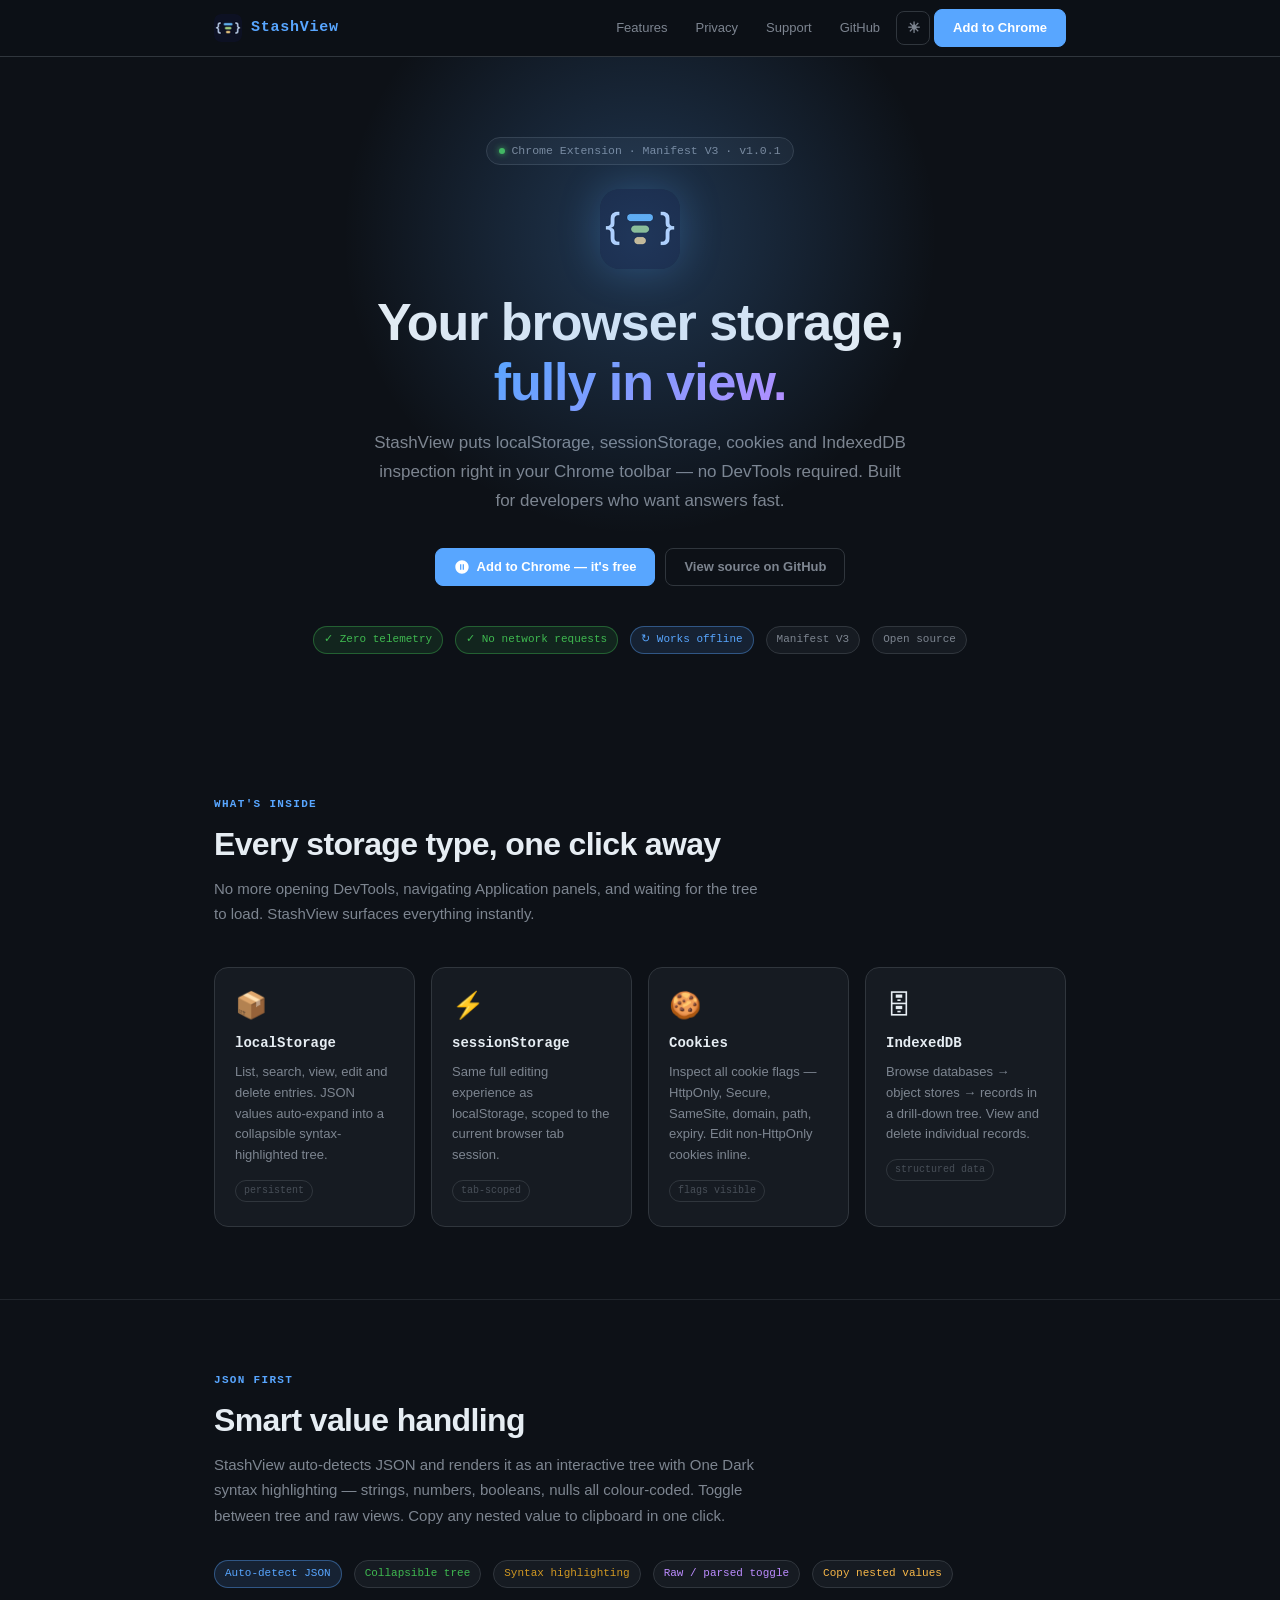
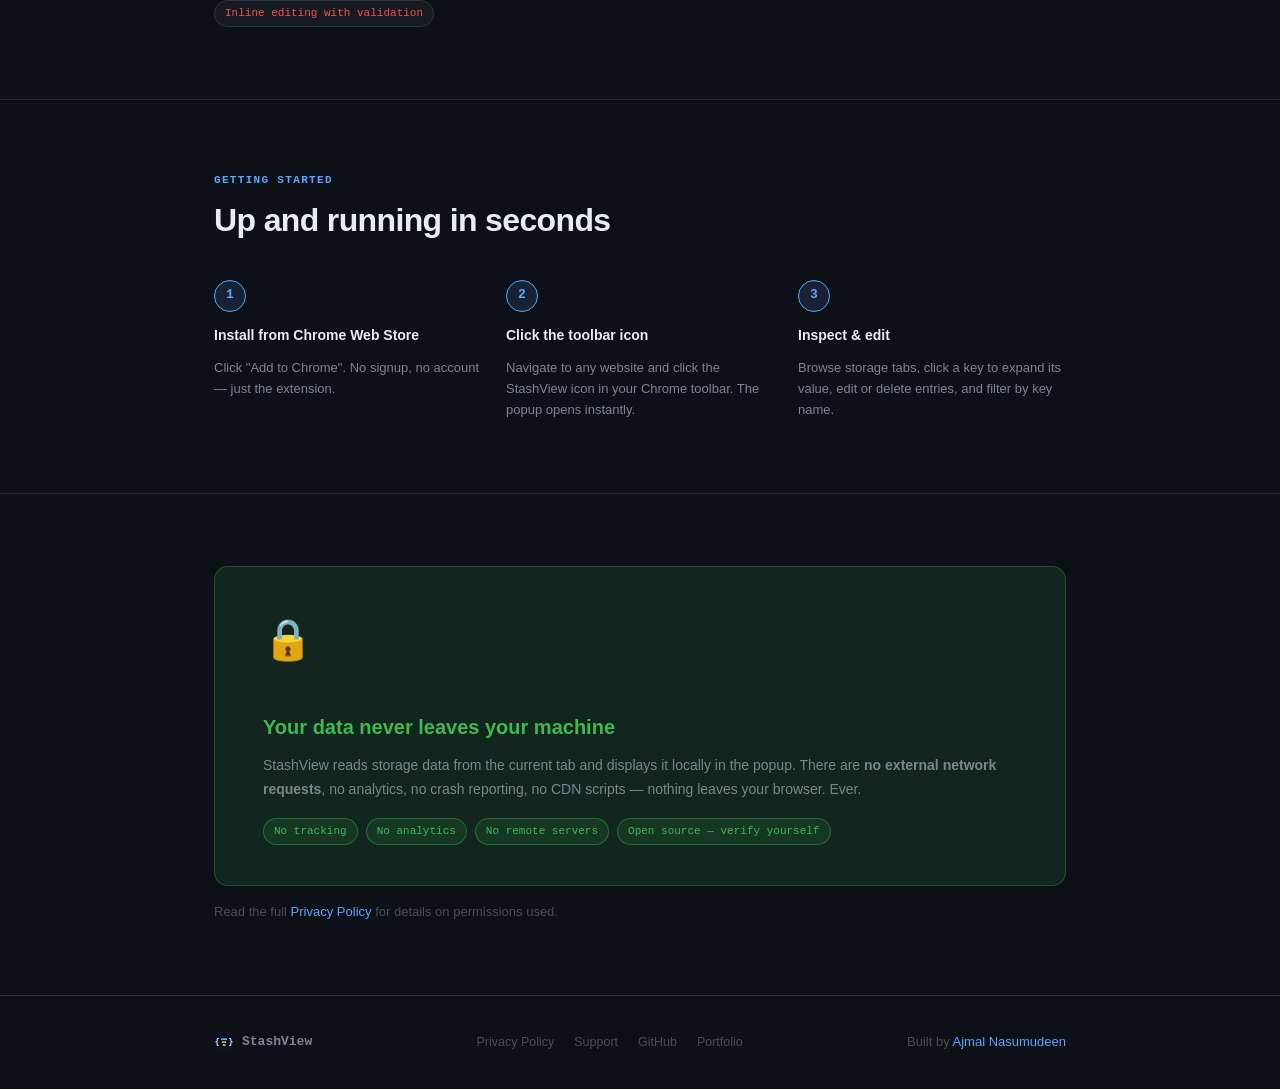
<file: www/index.html>
<!DOCTYPE html>
<html lang="en" data-theme="dark">
<head>
  <meta charset="utf-8">
  <meta name="viewport" content="width=device-width, initial-scale=1">
  <title>StashView — Developer Storage Inspector for Chrome</title>
  <meta name="description" content="Inspect, edit and delete localStorage, sessionStorage, cookies and IndexedDB right from your Chrome toolbar. Zero telemetry. 100% local.">
  <link rel="icon" type="image/svg+xml" href="assets/icons/icon.svg">
  <link rel="icon" type="image/png" sizes="128x128" href="assets/icons/icon128.png">
  <link rel="icon" type="image/png" sizes="48x48" href="assets/icons/icon48.png">
  <link rel="icon" type="image/png" sizes="32x32" href="assets/icons/icon32.png">
  <link rel="icon" type="image/png" sizes="16x16" href="assets/icons/icon16.png">
  <link rel="stylesheet" href="assets/styles.css">
</head>
<body>

<!-- ── Nav ──────────────────────────────────────────────────── -->
<nav class="nav">
  <div class="container nav__inner">
    <a class="nav__brand" href="/">
      <img class="nav__logo nav__logo--dark"  src="assets/icons/icon32.png"       alt="StashView">
      <img class="nav__logo nav__logo--light" src="assets/icons/icon32-light.png" alt="StashView">
      <span class="nav__name">StashView</span>
    </a>
    <div class="nav__links">
      <a class="nav__link hide-sm" href="#features">Features</a>
      <a class="nav__link hide-sm" href="#privacy">Privacy</a>
      <a class="nav__link hide-sm" href="support/">Support</a>
      <a class="nav__link hide-sm" href="https://github.com/stormdotcom" target="_blank" rel="noopener">GitHub</a>
      <button class="btn btn--icon" id="theme-toggle" aria-label="Toggle theme" title="Toggle theme">
        <span class="ti-dark">☀</span>
        <span class="ti-light" style="display:none">☾</span>
      </button>
      <a class="btn btn--primary" href="https://chromewebstore.google.com/detail/adtrace/gibmkoaaeigdlnlkddfbelokmahjhlfj" target="_blank" rel="noopener">
        Add to Chrome
      </a>
    </div>
  </div>
</nav>

<!-- ── Hero ─────────────────────────────────────────────────── -->
<section class="hero">
  <div class="container">
    <div class="hero__eyebrow">
      <span class="hero__eyebrow-dot"></span>
      Chrome Extension · Manifest V3 · v1.0.1
    </div>

    <img class="hero__icon hero__icon--dark"  src="assets/icons/icon128.png"       alt="">
    <img class="hero__icon hero__icon--light" src="assets/icons/icon128-light.png" alt="">

    <h1 class="hero__title">
      Your browser storage,<br>
      <span>fully in view.</span>
    </h1>
    <p class="hero__sub">
      StashView puts localStorage, sessionStorage, cookies and IndexedDB
      inspection right in your Chrome toolbar — no DevTools required.
      Built for developers who want answers fast.
    </p>
    <div class="hero__actions">
      <a class="btn btn--primary" href="https://chromewebstore.google.com/detail/adtrace/gibmkoaaeigdlnlkddfbelokmahjhlfj" target="_blank" rel="noopener">
        <svg width="16" height="16" viewBox="0 0 24 24" fill="currentColor">
          <path d="M12 2C6.48 2 2 6.48 2 12s4.48 10 10 10 10-4.48 10-10S17.52 2 12 2zm-1 14H9V8h2v8zm4 0h-2V8h2v8z"/>
        </svg>
        Add to Chrome — it's free
      </a>
      <a class="btn btn--ghost" href="https://github.com/stormdotcom" target="_blank" rel="noopener">
        View source on GitHub
      </a>
    </div>
    <div class="hero__badges">
      <span class="badge badge--green">✓ Zero telemetry</span>
      <span class="badge badge--green">✓ No network requests</span>
      <span class="badge badge--blue">↻ Works offline</span>
      <span class="badge">Manifest V3</span>
      <span class="badge">Open source</span>
    </div>
  </div>
</section>

<!-- ── Features ─────────────────────────────────────────────── -->
<section class="section" id="features">
  <div class="container">
    <p class="section__label">What's inside</p>
    <h2 class="section__title">Every storage type, one click away</h2>
    <p class="section__sub">
      No more opening DevTools, navigating Application panels, and waiting for
      the tree to load. StashView surfaces everything instantly.
    </p>

    <div class="features-grid">
      <div class="feature-card">
        <div class="feature-card__icon">📦</div>
        <div class="feature-card__title">localStorage</div>
        <p class="feature-card__desc">
          List, search, view, edit and delete entries. JSON values auto-expand
          into a collapsible syntax-highlighted tree.
        </p>
        <span class="feature-card__tag">persistent</span>
      </div>

      <div class="feature-card">
        <div class="feature-card__icon">⚡</div>
        <div class="feature-card__title">sessionStorage</div>
        <p class="feature-card__desc">
          Same full editing experience as localStorage, scoped to the current
          browser tab session.
        </p>
        <span class="feature-card__tag">tab-scoped</span>
      </div>

      <div class="feature-card">
        <div class="feature-card__icon">🍪</div>
        <div class="feature-card__title">Cookies</div>
        <p class="feature-card__desc">
          Inspect all cookie flags — HttpOnly, Secure, SameSite, domain, path,
          expiry. Edit non-HttpOnly cookies inline.
        </p>
        <span class="feature-card__tag">flags visible</span>
      </div>

      <div class="feature-card">
        <div class="feature-card__icon">🗄</div>
        <div class="feature-card__title">IndexedDB</div>
        <p class="feature-card__desc">
          Browse databases → object stores → records in a drill-down tree.
          View and delete individual records.
        </p>
        <span class="feature-card__tag">structured data</span>
      </div>
    </div>
  </div>
</section>

<!-- ── JSON ──────────────────────────────────────────────────── -->
<section class="section">
  <div class="container">
    <p class="section__label">JSON first</p>
    <h2 class="section__title">Smart value handling</h2>
    <p class="section__sub">
      StashView auto-detects JSON and renders it as an interactive tree with
      One Dark syntax highlighting — strings, numbers, booleans, nulls all
      colour-coded. Toggle between tree and raw views. Copy any nested value
      to clipboard in one click.
    </p>
    <div style="margin-top:32px; display:flex; gap:12px; flex-wrap:wrap;">
      <span class="badge badge--blue">Auto-detect JSON</span>
      <span class="badge" style="color:var(--success)">Collapsible tree</span>
      <span class="badge" style="color:var(--warning)">Syntax highlighting</span>
      <span class="badge" style="color:var(--purple)">Raw / parsed toggle</span>
      <span class="badge" style="color:var(--orange)">Copy nested values</span>
      <span class="badge" style="color:var(--danger)">Inline editing with validation</span>
    </div>
  </div>
</section>

<!-- ── How it works ──────────────────────────────────────────── -->
<section class="section">
  <div class="container">
    <p class="section__label">Getting started</p>
    <h2 class="section__title">Up and running in seconds</h2>

    <div class="steps">
      <div class="step">
        <div class="step__num">1</div>
        <div class="step__title">Install from Chrome Web Store</div>
        <p class="step__desc">Click "Add to Chrome". No signup, no account — just the extension.</p>
      </div>
      <div class="step">
        <div class="step__num">2</div>
        <div class="step__title">Click the toolbar icon</div>
        <p class="step__desc">
          Navigate to any website and click the StashView icon in your Chrome
          toolbar. The popup opens instantly.
        </p>
      </div>
      <div class="step">
        <div class="step__num">3</div>
        <div class="step__title">Inspect &amp; edit</div>
        <p class="step__desc">
          Browse storage tabs, click a key to expand its value, edit or delete
          entries, and filter by key name.
        </p>
      </div>
    </div>
  </div>
</section>

<!-- ── Privacy callout ───────────────────────────────────────── -->
<section class="section" id="privacy">
  <div class="container">
    <div class="privacy-callout">
      <div class="privacy-callout__icon">🔒</div>
      <div>
        <h3 class="privacy-callout__title">Your data never leaves your machine</h3>
        <p class="privacy-callout__body">
          StashView reads storage data from the current tab and displays it
          locally in the popup. There are <strong>no external network
          requests</strong>, no analytics, no crash reporting, no CDN scripts —
          nothing leaves your browser. Ever.
        </p>
        <div class="privacy-callout__pills">
          <span class="badge badge--green">No tracking</span>
          <span class="badge badge--green">No analytics</span>
          <span class="badge badge--green">No remote servers</span>
          <span class="badge badge--green">Open source — verify yourself</span>
        </div>
      </div>
    </div>
    <p style="margin-top:16px; font-size:13px; color:var(--text-dimmer)">
      Read the full <a href="privacy/">Privacy Policy</a> for details on permissions used.
    </p>
  </div>
</section>

<!-- ── Footer ───────────────────────────────────────────────── -->
<footer class="footer">
  <div class="container footer__inner">
    <div class="footer__brand">
      <img class="footer__logo" src="assets/icons/icon32.png" alt="">
      StashView
    </div>
    <div class="footer__links">
      <a href="privacy/">Privacy Policy</a>
      <a href="support/">Support</a>
      <a href="https://github.com/stormdotcom" target="_blank" rel="noopener">GitHub</a>
      <a href="https://ajmalnasumudeen.in" target="_blank" rel="noopener">Portfolio</a>
    </div>
    <span>Built by <a href="https://ajmalnasumudeen.in" target="_blank" rel="noopener">Ajmal Nasumudeen</a></span>
  </div>
</footer>

<script>
  const toggle = document.getElementById('theme-toggle');
  const dark  = toggle.querySelector('.ti-dark');
  const light = toggle.querySelector('.ti-light');
  let theme = localStorage.getItem('sv-theme') || 'dark';

  function apply(t) {
    document.documentElement.dataset.theme = t;
    dark.style.display  = t === 'dark'  ? 'inline' : 'none';
    light.style.display = t === 'light' ? 'inline' : 'none';
    localStorage.setItem('sv-theme', t);
    theme = t;
  }
  apply(theme);
  toggle.addEventListener('click', () => apply(theme === 'dark' ? 'light' : 'dark'));
</script>

</body>
</html>
</file>
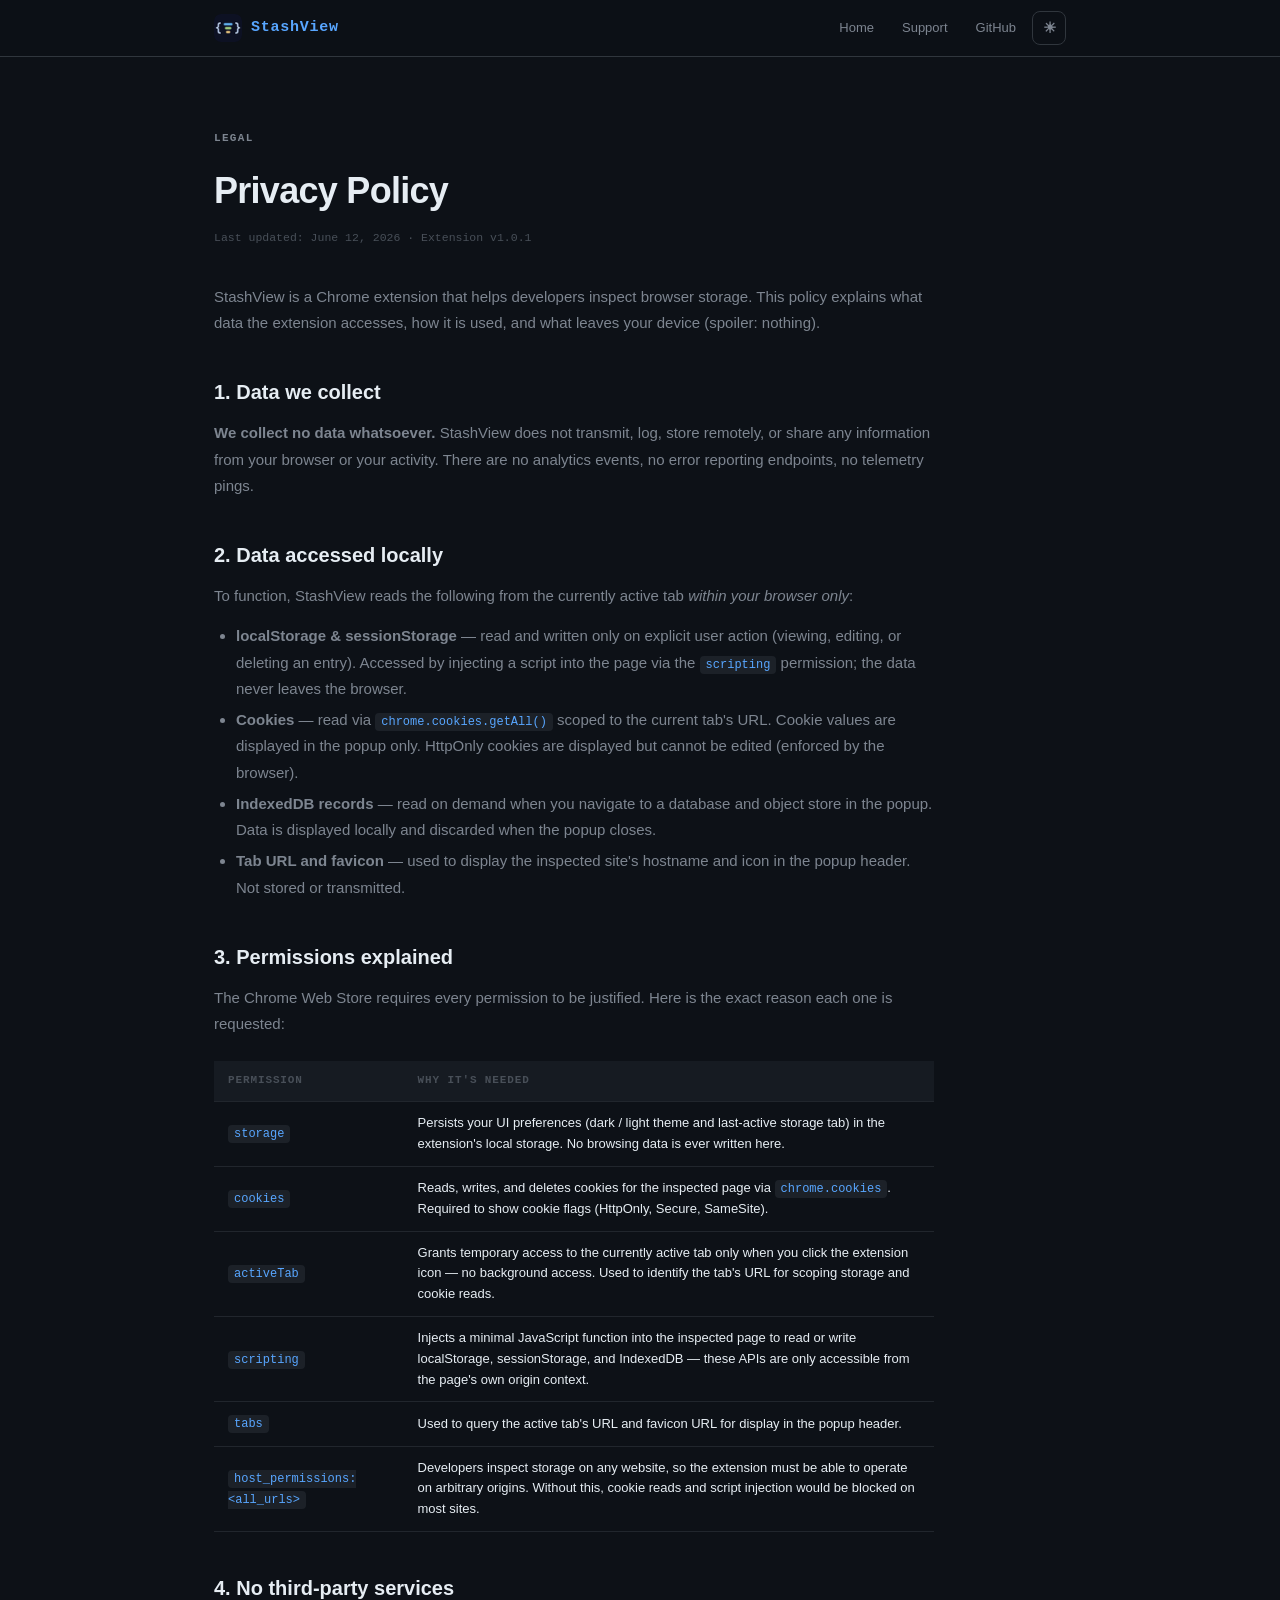
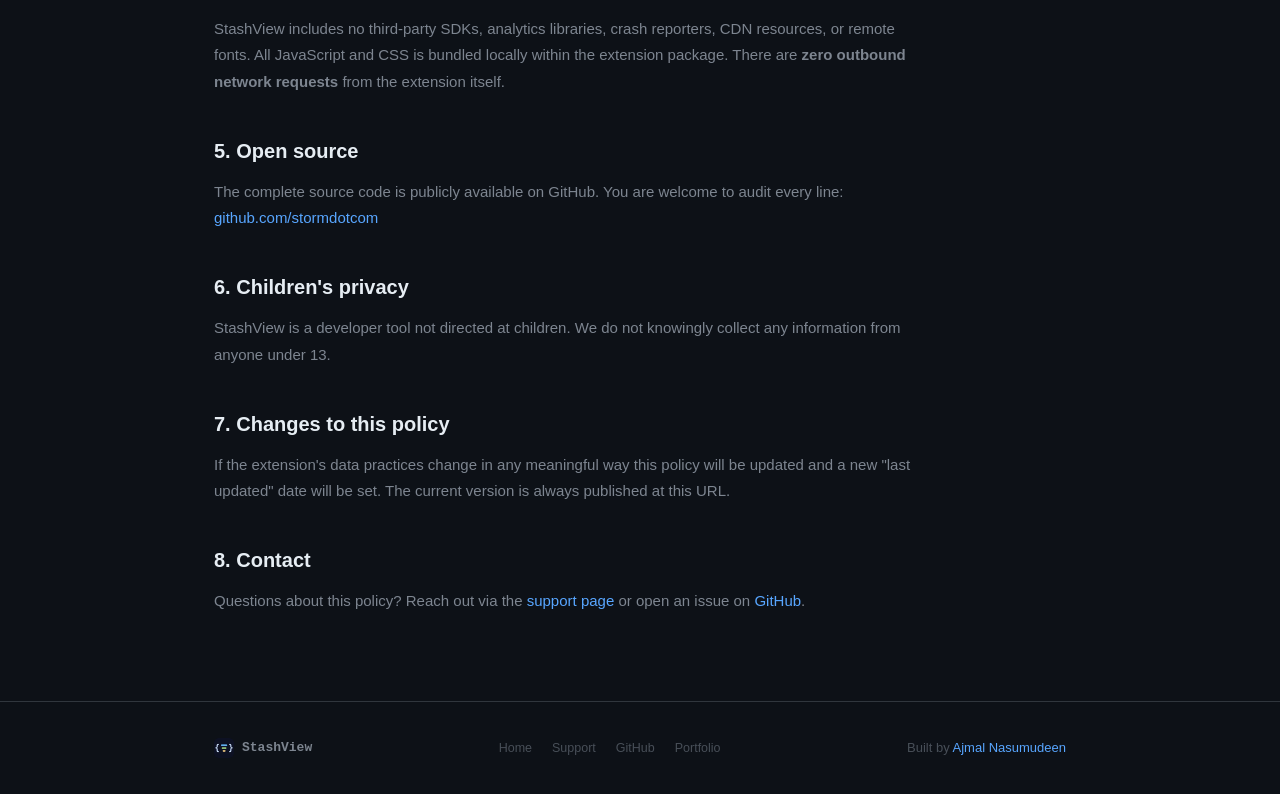
<file: www/privacy/index.html>
<!DOCTYPE html>
<html lang="en" data-theme="dark">
<head>
  <meta charset="utf-8">
  <meta name="viewport" content="width=device-width, initial-scale=1">
  <title>Privacy Policy — StashView</title>
  <meta name="description" content="StashView Privacy Policy. No data collection. No telemetry. Everything stays on your device.">
  <link rel="icon" type="image/svg+xml" href="../assets/icons/icon.svg">
  <link rel="icon" type="image/png" sizes="128x128" href="../assets/icons/icon128.png">
  <link rel="icon" type="image/png" sizes="32x32" href="../assets/icons/icon32.png">
  <link rel="icon" type="image/png" sizes="16x16" href="../assets/icons/icon16.png">
  <link rel="stylesheet" href="../assets/styles.css">
</head>
<body>

<nav class="nav">
  <div class="container nav__inner">
    <a class="nav__brand" href="/">
      <img class="nav__logo nav__logo--dark"  src="../assets/icons/icon32.png"       alt="StashView">
      <img class="nav__logo nav__logo--light" src="../assets/icons/icon32-light.png" alt="StashView">
      <span class="nav__name">StashView</span>
    </a>
    <div class="nav__links">
      <a class="nav__link" href="/">Home</a>
      <a class="nav__link" href="../support/">Support</a>
      <a class="nav__link hide-sm" href="https://github.com/stormdotcom" target="_blank" rel="noopener">GitHub</a>
      <button class="btn btn--icon" id="theme-toggle" aria-label="Toggle theme">
        <span class="ti-dark">☀</span>
        <span class="ti-light" style="display:none">☾</span>
      </button>
    </div>
  </div>
</nav>

<main class="section">
  <div class="container">
    <div class="prose">

      <p class="section__label">Legal</p>
      <h1>Privacy Policy</h1>
      <p class="last-updated">Last updated: June 12, 2026 · Extension v1.0.1</p>

      <p>
        StashView is a Chrome extension that helps developers inspect browser
        storage. This policy explains what data the extension accesses, how it
        is used, and what leaves your device (spoiler: nothing).
      </p>

      <h2>1. Data we collect</h2>
      <p>
        <strong>We collect no data whatsoever.</strong> StashView does not
        transmit, log, store remotely, or share any information from your
        browser or your activity. There are no analytics events, no error
        reporting endpoints, no telemetry pings.
      </p>

      <h2>2. Data accessed locally</h2>
      <p>
        To function, StashView reads the following from the currently active
        tab <em>within your browser only</em>:
      </p>
      <ul>
        <li>
          <strong>localStorage &amp; sessionStorage</strong> — read and written
          only on explicit user action (viewing, editing, or deleting an entry).
          Accessed by injecting a script into the page via the
          <code>scripting</code> permission; the data never leaves the browser.
        </li>
        <li>
          <strong>Cookies</strong> — read via <code>chrome.cookies.getAll()</code>
          scoped to the current tab's URL. Cookie values are displayed in the
          popup only. HttpOnly cookies are displayed but cannot be edited
          (enforced by the browser).
        </li>
        <li>
          <strong>IndexedDB records</strong> — read on demand when you navigate
          to a database and object store in the popup. Data is displayed locally
          and discarded when the popup closes.
        </li>
        <li>
          <strong>Tab URL and favicon</strong> — used to display the inspected
          site's hostname and icon in the popup header. Not stored or transmitted.
        </li>
      </ul>

      <h2>3. Permissions explained</h2>
      <p>
        The Chrome Web Store requires every permission to be justified. Here is
        the exact reason each one is requested:
      </p>

      <table class="perm-table">
        <thead>
          <tr>
            <th>Permission</th>
            <th>Why it's needed</th>
          </tr>
        </thead>
        <tbody>
          <tr>
            <td><code>storage</code></td>
            <td>Persists your UI preferences (dark / light theme and last-active storage tab) in the extension's local storage. No browsing data is ever written here.</td>
          </tr>
          <tr>
            <td><code>cookies</code></td>
            <td>Reads, writes, and deletes cookies for the inspected page via <code>chrome.cookies</code>. Required to show cookie flags (HttpOnly, Secure, SameSite).</td>
          </tr>
          <tr>
            <td><code>activeTab</code></td>
            <td>Grants temporary access to the currently active tab only when you click the extension icon — no background access. Used to identify the tab's URL for scoping storage and cookie reads.</td>
          </tr>
          <tr>
            <td><code>scripting</code></td>
            <td>Injects a minimal JavaScript function into the inspected page to read or write localStorage, sessionStorage, and IndexedDB — these APIs are only accessible from the page's own origin context.</td>
          </tr>
          <tr>
            <td><code>tabs</code></td>
            <td>Used to query the active tab's URL and favicon URL for display in the popup header.</td>
          </tr>
          <tr>
            <td><code>host_permissions: &lt;all_urls&gt;</code></td>
            <td>Developers inspect storage on any website, so the extension must be able to operate on arbitrary origins. Without this, cookie reads and script injection would be blocked on most sites.</td>
          </tr>
        </tbody>
      </table>

      <h2>4. No third-party services</h2>
      <p>
        StashView includes no third-party SDKs, analytics libraries, crash
        reporters, CDN resources, or remote fonts. All JavaScript and CSS is
        bundled locally within the extension package. There are <strong>zero
        outbound network requests</strong> from the extension itself.
      </p>

      <h2>5. Open source</h2>
      <p>
        The complete source code is publicly available on GitHub. You are
        welcome to audit every line:
        <a href="https://github.com/stormdotcom" target="_blank" rel="noopener">github.com/stormdotcom</a>
      </p>

      <h2>6. Children's privacy</h2>
      <p>
        StashView is a developer tool not directed at children. We do not
        knowingly collect any information from anyone under 13.
      </p>

      <h2>7. Changes to this policy</h2>
      <p>
        If the extension's data practices change in any meaningful way this
        policy will be updated and a new "last updated" date will be set. The
        current version is always published at this URL.
      </p>

      <h2>8. Contact</h2>
      <p>
        Questions about this policy? Reach out via the
        <a href="../support/">support page</a> or open an issue on
        <a href="https://github.com/stormdotcom" target="_blank" rel="noopener">GitHub</a>.
      </p>

    </div>
  </div>
</main>

<footer class="footer">
  <div class="container footer__inner">
    <div class="footer__brand">
      <img class="footer__logo" src="../assets/icons/icon32.png" alt="">
      StashView
    </div>
    <div class="footer__links">
      <a href="/">Home</a>
      <a href="../support/">Support</a>
      <a href="https://github.com/stormdotcom" target="_blank" rel="noopener">GitHub</a>
      <a href="https://ajmalnasumudeen.in" target="_blank" rel="noopener">Portfolio</a>
    </div>
    <span>Built by <a href="https://ajmalnasumudeen.in" target="_blank" rel="noopener">Ajmal Nasumudeen</a></span>
  </div>
</footer>

<script>
  const toggle = document.getElementById('theme-toggle');
  const dark  = toggle.querySelector('.ti-dark');
  const light = toggle.querySelector('.ti-light');
  let theme = localStorage.getItem('sv-theme') || 'dark';
  function apply(t) {
    document.documentElement.dataset.theme = t;
    dark.style.display  = t === 'dark'  ? 'inline' : 'none';
    light.style.display = t === 'light' ? 'inline' : 'none';
    localStorage.setItem('sv-theme', t);
    theme = t;
  }
  apply(theme);
  toggle.addEventListener('click', () => apply(theme === 'dark' ? 'light' : 'dark'));
</script>

</body>
</html>
</file>
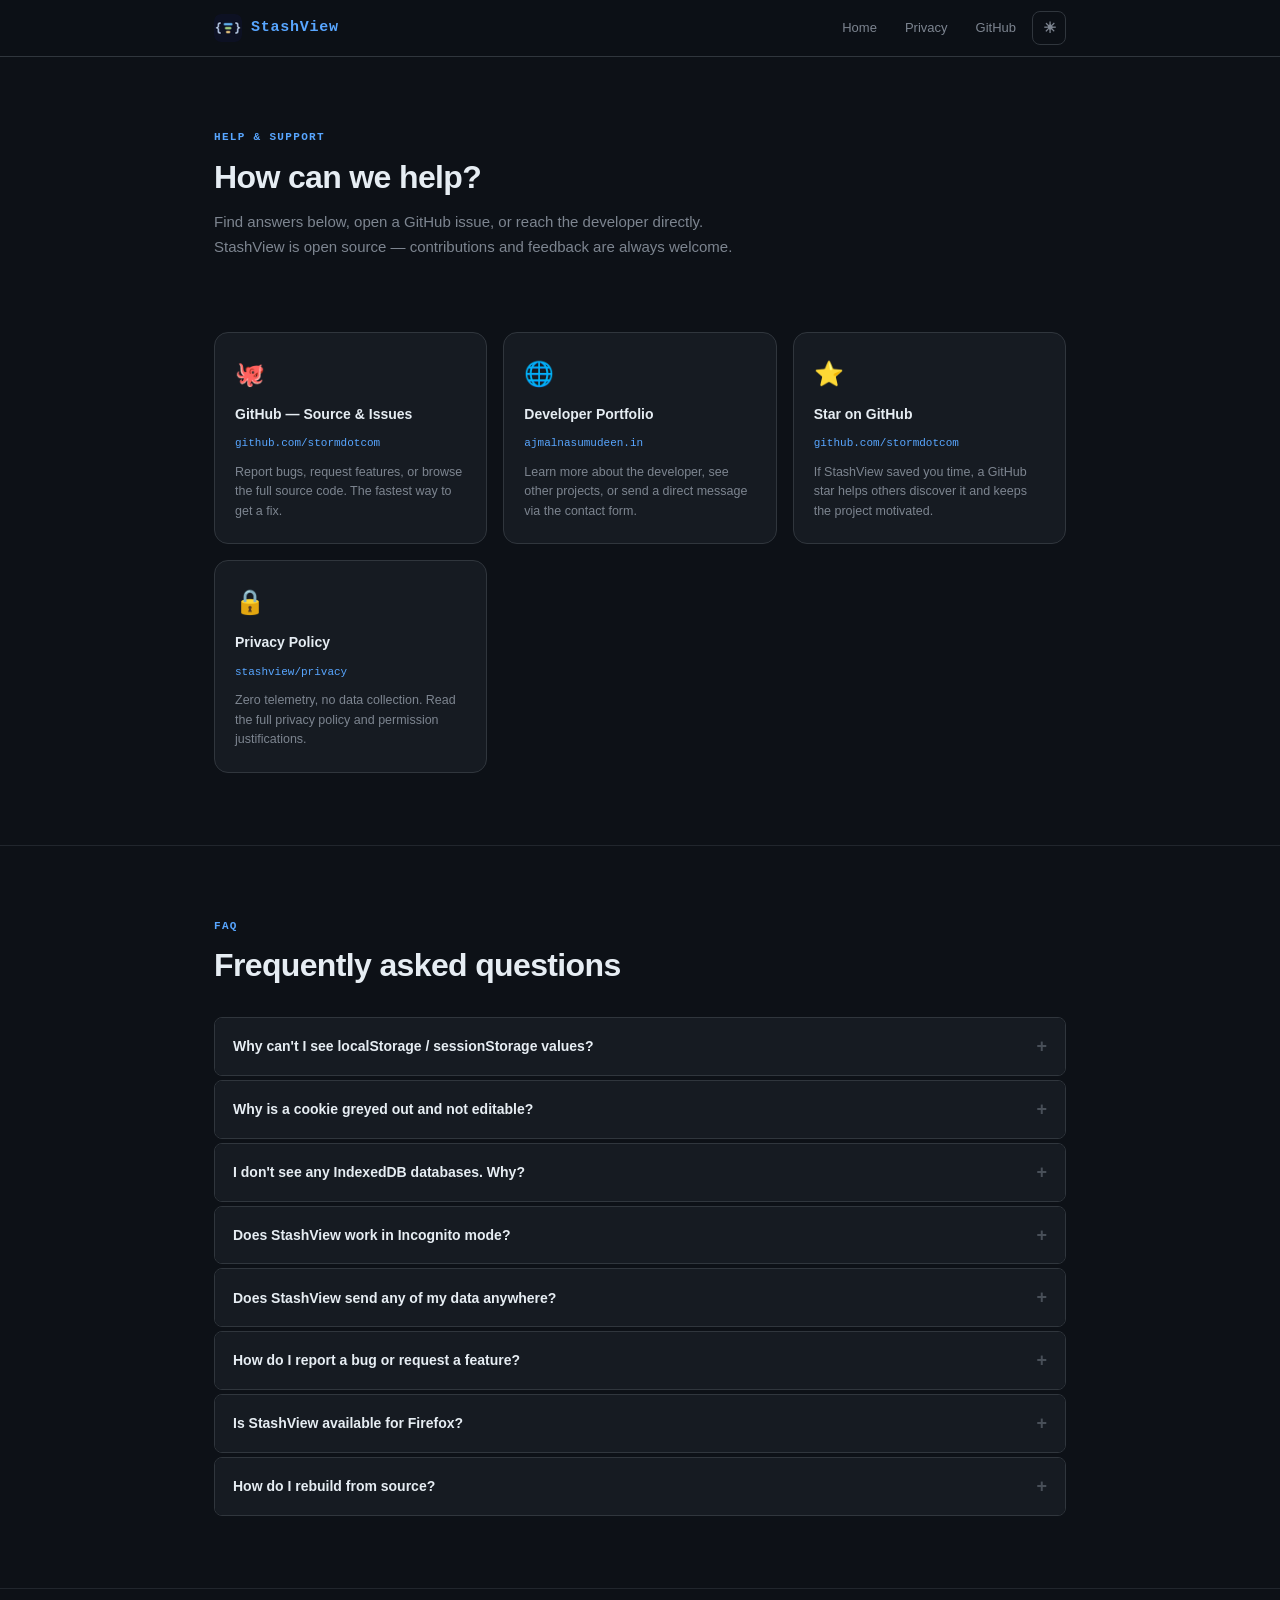
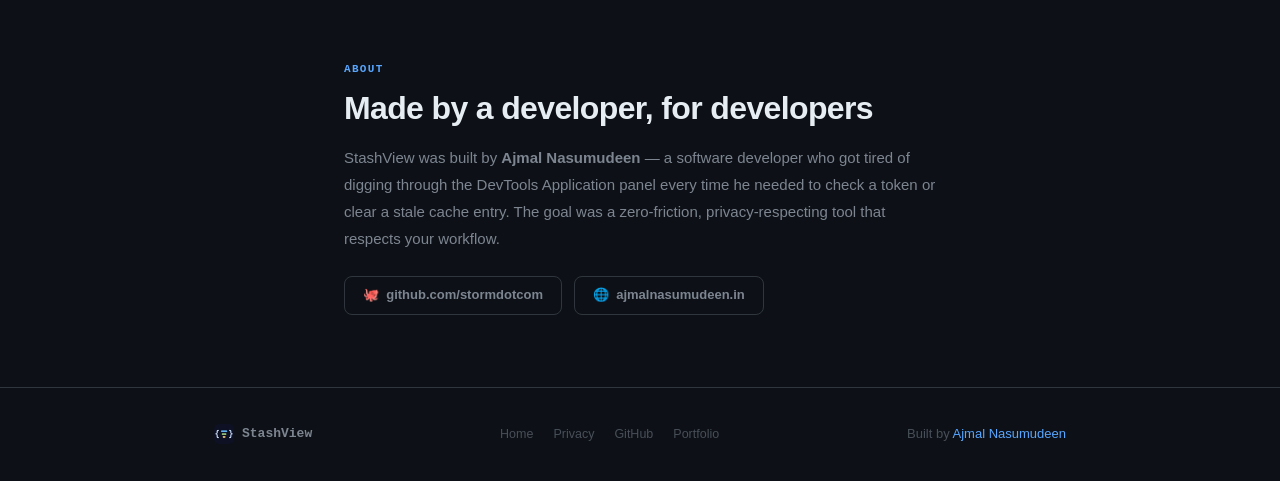
<file: www/support/index.html>
<!DOCTYPE html>
<html lang="en" data-theme="dark">
<head>
  <meta charset="utf-8">
  <meta name="viewport" content="width=device-width, initial-scale=1">
  <title>Support — StashView</title>
  <meta name="description" content="Get help with StashView. Browse FAQs, report bugs on GitHub, or reach out to the developer.">
  <link rel="icon" type="image/svg+xml" href="../assets/icons/icon.svg">
  <link rel="icon" type="image/png" sizes="128x128" href="../assets/icons/icon128.png">
  <link rel="icon" type="image/png" sizes="32x32" href="../assets/icons/icon32.png">
  <link rel="icon" type="image/png" sizes="16x16" href="../assets/icons/icon16.png">
  <link rel="stylesheet" href="../assets/styles.css">
</head>
<body>

<nav class="nav">
  <div class="container nav__inner">
    <a class="nav__brand" href="/">
      <img class="nav__logo nav__logo--dark"  src="../assets/icons/icon32.png"       alt="StashView">
      <img class="nav__logo nav__logo--light" src="../assets/icons/icon32-light.png" alt="StashView">
      <span class="nav__name">StashView</span>
    </a>
    <div class="nav__links">
      <a class="nav__link" href="/">Home</a>
      <a class="nav__link" href="../privacy/">Privacy</a>
      <a class="nav__link hide-sm" href="https://github.com/stormdotcom" target="_blank" rel="noopener">GitHub</a>
      <button class="btn btn--icon" id="theme-toggle" aria-label="Toggle theme">
        <span class="ti-dark">☀</span>
        <span class="ti-light" style="display:none">☾</span>
      </button>
    </div>
  </div>
</nav>

<!-- ── Hero ─────────────────────────────────────────────────── -->
<section class="section" style="padding-bottom: 40px">
  <div class="container">
    <p class="section__label">Help &amp; Support</p>
    <h1 class="section__title">How can we help?</h1>
    <p class="section__sub">
      Find answers below, open a GitHub issue, or reach the developer directly.
      StashView is open source — contributions and feedback are always welcome.
    </p>
  </div>
</section>

<!-- ── Contact cards ─────────────────────────────────────────── -->
<section class="section" style="padding-top:0; border-top:none">
  <div class="container">
    <div class="contact-grid">

      <a class="contact-card" href="https://github.com/stormdotcom" target="_blank" rel="noopener">
        <div class="contact-card__icon">🐙</div>
        <div class="contact-card__title">GitHub — Source &amp; Issues</div>
        <div class="contact-card__url">github.com/stormdotcom</div>
        <p class="contact-card__desc">
          Report bugs, request features, or browse the full source code.
          The fastest way to get a fix.
        </p>
      </a>

      <a class="contact-card" href="https://ajmalnasumudeen.in" target="_blank" rel="noopener">
        <div class="contact-card__icon">🌐</div>
        <div class="contact-card__title">Developer Portfolio</div>
        <div class="contact-card__url">ajmalnasumudeen.in</div>
        <p class="contact-card__desc">
          Learn more about the developer, see other projects, or send a
          direct message via the contact form.
        </p>
      </a>

      <a class="contact-card" href="https://github.com/stormdotcom" target="_blank" rel="noopener">
        <div class="contact-card__icon">⭐</div>
        <div class="contact-card__title">Star on GitHub</div>
        <div class="contact-card__url">github.com/stormdotcom</div>
        <p class="contact-card__desc">
          If StashView saved you time, a GitHub star helps others discover it
          and keeps the project motivated.
        </p>
      </a>

      <a class="contact-card" href="../privacy/">
        <div class="contact-card__icon">🔒</div>
        <div class="contact-card__title">Privacy Policy</div>
        <div class="contact-card__url">stashview/privacy</div>
        <p class="contact-card__desc">
          Zero telemetry, no data collection. Read the full privacy policy
          and permission justifications.
        </p>
      </a>

    </div>
  </div>
</section>

<!-- ── FAQ ───────────────────────────────────────────────────── -->
<section class="section">
  <div class="container">
    <p class="section__label">FAQ</p>
    <h2 class="section__title">Frequently asked questions</h2>

    <div class="faq">

      <details class="faq-item">
        <summary>Why can't I see localStorage / sessionStorage values?</summary>
        <div class="faq-item__body">
          StashView injects a script into the active tab to read storage.
          This requires the page to be a regular HTTP/HTTPS page — it will
          not work on <code>chrome://</code>, <code>chrome-extension://</code>,
          or the Chrome Web Store (<code>chromewebstore.google.com</code>) due
          to browser security restrictions. Try it on any normal website.
        </div>
      </details>

      <details class="faq-item">
        <summary>Why is a cookie greyed out and not editable?</summary>
        <div class="faq-item__body">
          Cookies flagged as <strong>HttpOnly</strong> cannot be read or written
          by JavaScript — this is an intentional browser security feature.
          StashView shows these cookies but correctly disables editing to
          respect the flag. This behaviour cannot be overridden.
        </div>
      </details>

      <details class="faq-item">
        <summary>I don't see any IndexedDB databases. Why?</summary>
        <div class="faq-item__body">
          <code>indexedDB.databases()</code> is the API used to list databases.
          Some older browser versions don't support it. Also, databases created
          in incognito windows are not accessible from a regular popup. Make
          sure you're on a standard tab and that the site actually uses
          IndexedDB.
        </div>
      </details>

      <details class="faq-item">
        <summary>Does StashView work in Incognito mode?</summary>
        <div class="faq-item__body">
          By default Chrome extensions do not run in Incognito. You can
          enable it manually: go to <code>chrome://extensions</code>, find
          StashView, click <em>Details</em>, and enable
          <em>Allow in Incognito</em>. Note that storage in Incognito is
          isolated and cleared when the window closes.
        </div>
      </details>

      <details class="faq-item">
        <summary>Does StashView send any of my data anywhere?</summary>
        <div class="faq-item__body">
          No. StashView contains zero network calls. There are no analytics,
          no telemetry, no CDN resources, no remote servers of any kind.
          Everything runs locally inside your browser. The full source is
          on <a href="https://github.com/stormdotcom" target="_blank" rel="noopener">GitHub</a>
          so you can verify this yourself.
        </div>
      </details>

      <details class="faq-item">
        <summary>How do I report a bug or request a feature?</summary>
        <div class="faq-item__body">
          Open an issue on GitHub at
          <a href="https://github.com/stormdotcom" target="_blank" rel="noopener">github.com/stormdotcom</a>.
          Please include the Chrome version, the website URL (if reproducible),
          and a description of what you expected vs. what happened.
        </div>
      </details>

      <details class="faq-item">
        <summary>Is StashView available for Firefox?</summary>
        <div class="faq-item__body">
          A Firefox build is included in the source repository and the build
          script generates a <code>stashview-firefox-v*.zip</code> file.
          Firefox AMO submission is planned. In the meantime you can load it
          as a temporary add-on via <code>about:debugging</code>.
        </div>
      </details>

      <details class="faq-item">
        <summary>How do I rebuild from source?</summary>
        <div class="faq-item__body">
          Clone the repository, install the <code>sass</code> CLI
          (<code>npm i -g sass</code>), then run:
          <br><br>
          <code>python build.py --target chrome</code>
          <br><br>
          Load the <code>dist/chrome/</code> folder as an unpacked extension
          via <code>chrome://extensions</code> with Developer Mode on.
          Full instructions are in the README.
        </div>
      </details>

    </div>
  </div>
</section>

<!-- ── About developer ───────────────────────────────────────── -->
<section class="section">
  <div class="container" style="max-width:640px">
    <p class="section__label">About</p>
    <h2 class="section__title">Made by a developer, for developers</h2>
    <p style="color:var(--text-dim); line-height:1.8; margin-top:16px">
      StashView was built by <strong>Ajmal Nasumudeen</strong> — a software
      developer who got tired of digging through the DevTools Application
      panel every time he needed to check a token or clear a stale cache entry.
      The goal was a zero-friction, privacy-respecting tool that respects your
      workflow.
    </p>
    <div style="display:flex; gap:12px; margin-top:24px; flex-wrap:wrap">
      <a class="btn btn--ghost" href="https://github.com/stormdotcom" target="_blank" rel="noopener">
        🐙 &nbsp;github.com/stormdotcom
      </a>
      <a class="btn btn--ghost" href="https://ajmalnasumudeen.in" target="_blank" rel="noopener">
        🌐 &nbsp;ajmalnasumudeen.in
      </a>
    </div>
  </div>
</section>

<footer class="footer">
  <div class="container footer__inner">
    <div class="footer__brand">
      <img class="footer__logo" src="../assets/icons/icon32.png" alt="">
      StashView
    </div>
    <div class="footer__links">
      <a href="/">Home</a>
      <a href="../privacy/">Privacy</a>
      <a href="https://github.com/stormdotcom" target="_blank" rel="noopener">GitHub</a>
      <a href="https://ajmalnasumudeen.in" target="_blank" rel="noopener">Portfolio</a>
    </div>
    <span>Built by <a href="https://ajmalnasumudeen.in" target="_blank" rel="noopener">Ajmal Nasumudeen</a></span>
  </div>
</footer>

<script>
  const toggle = document.getElementById('theme-toggle');
  const dark  = toggle.querySelector('.ti-dark');
  const light = toggle.querySelector('.ti-light');
  let theme = localStorage.getItem('sv-theme') || 'dark';
  function apply(t) {
    document.documentElement.dataset.theme = t;
    dark.style.display  = t === 'dark'  ? 'inline' : 'none';
    light.style.display = t === 'light' ? 'inline' : 'none';
    localStorage.setItem('sv-theme', t);
    theme = t;
  }
  apply(theme);
  toggle.addEventListener('click', () => apply(theme === 'dark' ? 'light' : 'dark'));
</script>

</body>
</html>
</file>
<file: www/assets/styles.css>
/* ═══════════════════════════════════════════════════════════════
   StashView — Landing page stylesheet
   Same design tokens as the extension. Dark default, light opt-in.
═══════════════════════════════════════════════════════════════ */

/* ── Tokens ──────────────────────────────────────────────────── */
:root {
  --bg:           #0d1117;
  --surface:      #161b22;
  --surface-2:    #1c2128;
  --surface-3:    #21262d;
  --border:       #30363d;
  --border-sub:   #21262d;

  --text:         #e6edf3;
  --text-dim:     #7d8590;
  --text-dimmer:  #484f58;

  --accent:       #58a6ff;
  --accent-dim:   rgba(88,166,255,.12);
  --accent-glow:  rgba(88,166,255,.25);
  --success:      #3fb950;
  --success-dim:  rgba(63,185,80,.12);
  --danger:       #f85149;
  --warning:      #d29922;
  --purple:       #bc8cff;
  --orange:       #f7b748;

  --mono: 'JetBrains Mono','SF Mono',ui-monospace,'Cascadia Mono',monospace;
  --sans: -apple-system,BlinkMacSystemFont,'Segoe UI',Helvetica,Arial,sans-serif;

  --radius:    8px;
  --radius-lg: 14px;
  --max-w:     900px;
  --trans:     0.18s ease;
}

[data-theme="light"] {
  --bg:          #ffffff;
  --surface:     #f6f8fa;
  --surface-2:   #eaeef2;
  --surface-3:   #d0d7de;
  --border:      #d0d7de;
  --border-sub:  #e8ebef;
  --text:        #1f2328;
  --text-dim:    #57606a;
  --text-dimmer: #9198a1;
  --accent:      #0969da;
  --accent-dim:  rgba(9,105,218,.08);
  --accent-glow: rgba(9,105,218,.18);
  --success:     #1a7f37;
  --success-dim: rgba(26,127,55,.08);
  --danger:      #cf222e;
  --warning:     #9a6700;
  --purple:      #6639ba;
  --orange:      #bc5909;
}

/* ── Reset ───────────────────────────────────────────────────── */
*,*::before,*::after { box-sizing: border-box; margin: 0; padding: 0; }
html { scroll-behavior: smooth; }
body {
  font-family: var(--sans);
  background: var(--bg);
  color: var(--text);
  font-size: 15px;
  line-height: 1.6;
  transition: background var(--trans), color var(--trans);
}
a { color: var(--accent); text-decoration: none; }
a:hover { text-decoration: underline; }
img { display: block; max-width: 100%; }

/* ── Layout helpers ──────────────────────────────────────────── */
.container { max-width: var(--max-w); margin: 0 auto; padding: 0 24px; }
.mono { font-family: var(--mono); }

/* ══════════════════════════════════════════════════════════════
   NAV
══════════════════════════════════════════════════════════════ */
.nav {
  position: sticky;
  top: 0;
  z-index: 100;
  background: rgba(13,17,23,.88);
  backdrop-filter: blur(12px);
  -webkit-backdrop-filter: blur(12px);
  border-bottom: 1px solid var(--border);
}
[data-theme="light"] .nav {
  background: rgba(255,255,255,.88);
}
.nav__inner {
  display: flex;
  align-items: center;
  gap: 16px;
  height: 56px;
}
.nav__brand {
  display: flex;
  align-items: center;
  gap: 9px;
  text-decoration: none;
}
.nav__logo {
  width: 28px; height: 28px;
  border-radius: 7px;
}
.nav__logo--dark  { display: block; }
.nav__logo--light { display: none; }
[data-theme="light"] .nav__logo--dark  { display: none; }
[data-theme="light"] .nav__logo--light { display: block; }

.nav__name {
  font-family: var(--mono);
  font-size: 15px;
  font-weight: 700;
  color: var(--accent);
  letter-spacing: .05em;
}
.nav__links {
  display: flex;
  align-items: center;
  gap: 4px;
  margin-left: auto;
}
.nav__link {
  padding: 6px 12px;
  border-radius: var(--radius);
  font-size: 13px;
  color: var(--text-dim);
  transition: color var(--trans), background var(--trans);
}
.nav__link:hover { color: var(--text); background: var(--surface-2); text-decoration: none; }

.btn {
  display: inline-flex;
  align-items: center;
  gap: 7px;
  padding: 8px 18px;
  border-radius: var(--radius);
  font-size: 13px;
  font-weight: 600;
  cursor: pointer;
  border: 1px solid transparent;
  transition: background var(--trans), border-color var(--trans),
              color var(--trans), box-shadow var(--trans);
  text-decoration: none !important;
}
.btn--primary {
  background: var(--accent);
  color: #fff;
  border-color: var(--accent);
}
.btn--primary:hover {
  background: #79baff;
  box-shadow: 0 0 16px var(--accent-glow);
}
.btn--ghost {
  background: transparent;
  color: var(--text-dim);
  border-color: var(--border);
}
.btn--ghost:hover { color: var(--text); border-color: var(--text-dim); background: var(--surface); }

.btn--icon {
  width: 34px; height: 34px;
  padding: 0;
  justify-content: center;
  background: transparent;
  border-color: var(--border);
  color: var(--text-dim);
  font-size: 15px;
}
.btn--icon:hover { color: var(--accent); border-color: var(--accent); background: var(--accent-dim); }

/* ══════════════════════════════════════════════════════════════
   HERO
══════════════════════════════════════════════════════════════ */
.hero {
  padding: 80px 0 70px;
  text-align: center;
  position: relative;
  overflow: hidden;
}
.hero::before {
  content: '';
  position: absolute;
  top: -120px; left: 50%;
  transform: translateX(-50%);
  width: 600px; height: 600px;
  background: radial-gradient(circle, var(--accent-glow) 0%, transparent 70%);
  pointer-events: none;
}
.hero__eyebrow {
  display: inline-flex;
  align-items: center;
  gap: 6px;
  padding: 4px 12px;
  border-radius: 999px;
  border: 1px solid var(--border);
  font-size: 11.5px;
  color: var(--text-dim);
  font-family: var(--mono);
  margin-bottom: 24px;
  background: var(--surface);
}
.hero__eyebrow-dot {
  width: 6px; height: 6px;
  border-radius: 50%;
  background: var(--success);
  box-shadow: 0 0 6px var(--success);
}
.hero__icon {
  width: 80px; height: 80px;
  border-radius: 20px;
  margin: 0 auto 24px;
  box-shadow: 0 0 40px var(--accent-glow);
}
.hero__icon--dark  { display: block; }
.hero__icon--light { display: none; }
[data-theme="light"] .hero__icon--dark  { display: none; }
[data-theme="light"] .hero__icon--light { display: block; }

.hero__title {
  font-size: clamp(32px, 5vw, 52px);
  font-weight: 800;
  line-height: 1.15;
  letter-spacing: -.02em;
  margin-bottom: 16px;
}
.hero__title span {
  background: linear-gradient(135deg, var(--accent) 0%, var(--purple) 100%);
  -webkit-background-clip: text;
  -webkit-text-fill-color: transparent;
  background-clip: text;
}
.hero__sub {
  font-size: 17px;
  color: var(--text-dim);
  max-width: 540px;
  margin: 0 auto 32px;
  line-height: 1.7;
}
.hero__actions {
  display: flex;
  justify-content: center;
  gap: 10px;
  flex-wrap: wrap;
  margin-bottom: 40px;
}
.hero__badges {
  display: flex;
  justify-content: center;
  gap: 12px;
  flex-wrap: wrap;
}
.badge {
  display: inline-flex;
  align-items: center;
  gap: 5px;
  padding: 4px 10px;
  border-radius: 999px;
  font-size: 11px;
  font-family: var(--mono);
  font-weight: 500;
  border: 1px solid var(--border);
  background: var(--surface);
  color: var(--text-dim);
}
.badge--green { border-color: rgba(63,185,80,.4); background: var(--success-dim); color: var(--success); }
.badge--blue  { border-color: rgba(88,166,255,.4); background: var(--accent-dim);  color: var(--accent); }
.badge--dim   { color: var(--text-dimmer); }

/* ══════════════════════════════════════════════════════════════
   SECTION SHARED
══════════════════════════════════════════════════════════════ */
.section { padding: 72px 0; }
.section + .section { border-top: 1px solid var(--border-sub); }

.section__label {
  font-family: var(--mono);
  font-size: 11px;
  font-weight: 600;
  letter-spacing: .12em;
  text-transform: uppercase;
  color: var(--accent);
  margin-bottom: 10px;
}
.section__title {
  font-size: clamp(22px, 3.5vw, 32px);
  font-weight: 700;
  letter-spacing: -.02em;
  line-height: 1.25;
  margin-bottom: 12px;
}
.section__sub {
  font-size: 15px;
  color: var(--text-dim);
  max-width: 560px;
  line-height: 1.7;
}

/* ══════════════════════════════════════════════════════════════
   FEATURES GRID
══════════════════════════════════════════════════════════════ */
.features-grid {
  display: grid;
  grid-template-columns: repeat(auto-fill, minmax(200px, 1fr));
  gap: 16px;
  margin-top: 40px;
}
.feature-card {
  background: var(--surface);
  border: 1px solid var(--border);
  border-radius: var(--radius-lg);
  padding: 24px 20px;
  transition: border-color var(--trans), box-shadow var(--trans), transform var(--trans);
}
.feature-card:hover {
  border-color: var(--accent);
  box-shadow: 0 0 20px var(--accent-glow);
  transform: translateY(-2px);
}
.feature-card__icon {
  font-size: 26px;
  margin-bottom: 14px;
  line-height: 1;
}
.feature-card__title {
  font-size: 14px;
  font-weight: 700;
  font-family: var(--mono);
  color: var(--text);
  margin-bottom: 8px;
}
.feature-card__desc {
  font-size: 13px;
  color: var(--text-dim);
  line-height: 1.6;
}
.feature-card__tag {
  display: inline-block;
  margin-top: 14px;
  font-size: 10px;
  font-family: var(--mono);
  padding: 2px 8px;
  border-radius: 999px;
  border: 1px solid var(--border);
  color: var(--text-dimmer);
}

/* ══════════════════════════════════════════════════════════════
   HOW IT WORKS
══════════════════════════════════════════════════════════════ */
.steps {
  display: grid;
  grid-template-columns: repeat(auto-fill, minmax(220px, 1fr));
  gap: 24px;
  margin-top: 40px;
}
.step {
  display: flex;
  flex-direction: column;
  gap: 12px;
}
.step__num {
  width: 32px; height: 32px;
  border-radius: 50%;
  background: var(--accent-dim);
  border: 1px solid var(--accent);
  color: var(--accent);
  font-size: 13px;
  font-weight: 700;
  font-family: var(--mono);
  display: flex;
  align-items: center;
  justify-content: center;
  flex-shrink: 0;
}
.step__title { font-size: 14px; font-weight: 700; }
.step__desc  { font-size: 13px; color: var(--text-dim); line-height: 1.6; }

/* ══════════════════════════════════════════════════════════════
   PRIVACY CALLOUT
══════════════════════════════════════════════════════════════ */
.privacy-callout {
  background: var(--success-dim);
  border: 1px solid rgba(63,185,80,.3);
  border-radius: var(--radius-lg);
  padding: 40px 48px;
  display: flex;
  gap: 40px;
  align-items: flex-start;
  flex-wrap: wrap;
}
.privacy-callout__icon { font-size: 40px; flex-shrink: 0; }
.privacy-callout__title {
  font-size: 20px;
  font-weight: 700;
  color: var(--success);
  margin-bottom: 10px;
}
.privacy-callout__body { font-size: 14px; color: var(--text-dim); line-height: 1.75; }
.privacy-callout__pills {
  display: flex;
  flex-wrap: wrap;
  gap: 8px;
  margin-top: 16px;
}

/* ══════════════════════════════════════════════════════════════
   PERMISSIONS TABLE
══════════════════════════════════════════════════════════════ */
.perm-table {
  width: 100%;
  border-collapse: collapse;
  margin-top: 24px;
  font-size: 13px;
}
.perm-table th, .perm-table td {
  padding: 11px 14px;
  text-align: left;
  border-bottom: 1px solid var(--border-sub);
}
.perm-table th {
  font-family: var(--mono);
  font-size: 11px;
  font-weight: 600;
  letter-spacing: .08em;
  text-transform: uppercase;
  color: var(--text-dimmer);
  background: var(--surface);
}
.perm-table tr:hover td { background: var(--surface); }
.perm-table code {
  font-family: var(--mono);
  font-size: 11.5px;
  padding: 2px 6px;
  border-radius: 4px;
  background: var(--surface-2);
  color: var(--accent);
}

/* ══════════════════════════════════════════════════════════════
   FAQ
══════════════════════════════════════════════════════════════ */
.faq { margin-top: 32px; display: flex; flex-direction: column; gap: 4px; }
.faq-item {
  border: 1px solid var(--border);
  border-radius: var(--radius);
  overflow: hidden;
}
.faq-item summary {
  padding: 14px 18px;
  cursor: pointer;
  font-size: 14px;
  font-weight: 600;
  list-style: none;
  display: flex;
  justify-content: space-between;
  align-items: center;
  background: var(--surface);
  transition: background var(--trans);
  user-select: none;
}
.faq-item summary:hover { background: var(--surface-2); }
.faq-item summary::after { content: '+'; font-size: 18px; color: var(--text-dimmer); }
.faq-item[open] summary::after { content: '−'; color: var(--accent); }
.faq-item__body {
  padding: 14px 18px;
  font-size: 13px;
  color: var(--text-dim);
  line-height: 1.7;
  border-top: 1px solid var(--border-sub);
}

/* ══════════════════════════════════════════════════════════════
   CONTACT CARDS
══════════════════════════════════════════════════════════════ */
.contact-grid {
  display: grid;
  grid-template-columns: repeat(auto-fill, minmax(220px, 1fr));
  gap: 16px;
  margin-top: 32px;
}
.contact-card {
  display: flex;
  flex-direction: column;
  gap: 10px;
  padding: 22px 20px;
  background: var(--surface);
  border: 1px solid var(--border);
  border-radius: var(--radius-lg);
  transition: border-color var(--trans), transform var(--trans);
  text-decoration: none !important;
  color: inherit;
}
.contact-card:hover { border-color: var(--accent); transform: translateY(-2px); }
.contact-card__icon { font-size: 24px; }
.contact-card__title { font-size: 14px; font-weight: 700; }
.contact-card__url {
  font-family: var(--mono);
  font-size: 11px;
  color: var(--accent);
  word-break: break-all;
}
.contact-card__desc { font-size: 12.5px; color: var(--text-dim); line-height: 1.55; }

/* ══════════════════════════════════════════════════════════════
   FOOTER
══════════════════════════════════════════════════════════════ */
.footer {
  border-top: 1px solid var(--border);
  padding: 36px 0;
  font-size: 13px;
  color: var(--text-dimmer);
}
.footer__inner {
  display: flex;
  align-items: center;
  justify-content: space-between;
  flex-wrap: wrap;
  gap: 16px;
}
.footer__brand {
  display: flex;
  align-items: center;
  gap: 8px;
  font-family: var(--mono);
  font-size: 13px;
  font-weight: 700;
  color: var(--text-dim);
}
.footer__logo { width: 20px; height: 20px; border-radius: 5px; }
.footer__links {
  display: flex;
  gap: 20px;
  flex-wrap: wrap;
}
.footer__links a { color: var(--text-dimmer); font-size: 12.5px; }
.footer__links a:hover { color: var(--text); }

/* ══════════════════════════════════════════════════════════════
   PROSE (privacy / support body copy)
══════════════════════════════════════════════════════════════ */
.prose { max-width: 720px; }
.prose h1 { font-size: clamp(24px,4vw,36px); font-weight: 800; letter-spacing: -.02em; margin-bottom: 8px; }
.prose h2 { font-size: 20px; font-weight: 700; margin: 40px 0 12px; }
.prose h3 { font-size: 16px; font-weight: 700; margin: 28px 0 8px; color: var(--accent); }
.prose p  { margin-bottom: 14px; color: var(--text-dim); line-height: 1.75; }
.prose ul, .prose ol { padding-left: 22px; margin-bottom: 14px; color: var(--text-dim); line-height: 1.75; }
.prose li { margin-bottom: 5px; }
.prose a  { color: var(--accent); }
.prose code {
  font-family: var(--mono);
  font-size: 12px;
  padding: 2px 6px;
  border-radius: 4px;
  background: var(--surface-2);
  color: var(--accent);
}
.prose .last-updated {
  font-family: var(--mono);
  font-size: 11.5px;
  color: var(--text-dimmer);
  margin-bottom: 36px;
}

/* ══════════════════════════════════════════════════════════════
   RESPONSIVE
══════════════════════════════════════════════════════════════ */
@media (max-width: 640px) {
  .hero { padding: 52px 0 48px; }
  .privacy-callout { padding: 28px 24px; gap: 20px; }
  .nav__link.hide-sm { display: none; }
}
</file>
